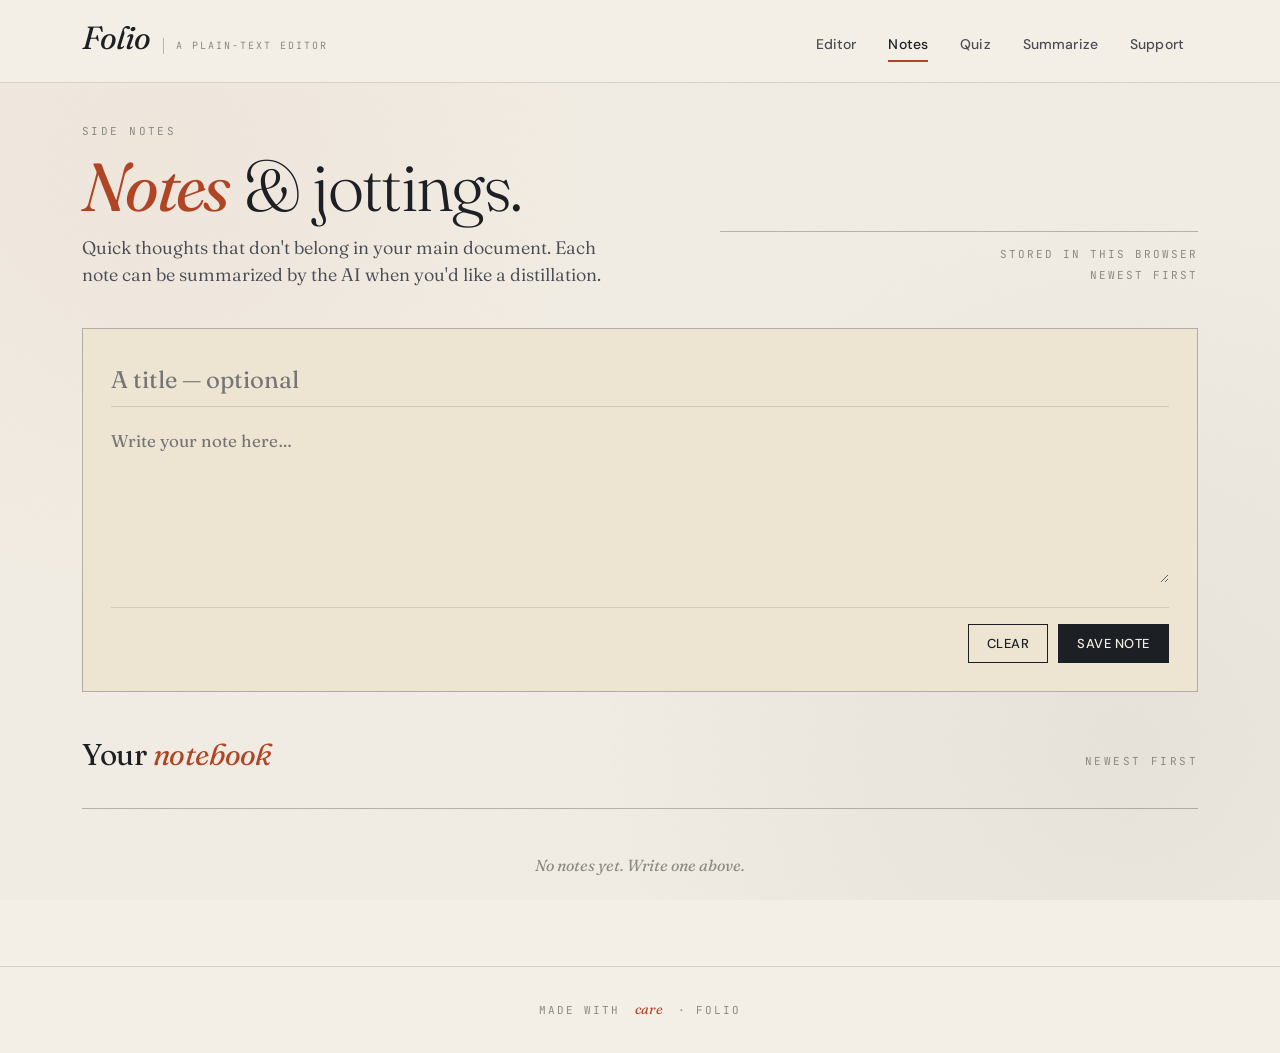
<file: School-project--main/pages/notes.html>
<!DOCTYPE html>
<html lang="en">
<head>
  <meta charset="UTF-8" />
  <meta name="viewport" content="width=device-width, initial-scale=1.0" />
  <title>Notes · Folio</title>
  <link rel="stylesheet" href="../Styles/styles.css" />
</head>
<body data-page="notes" data-requires-api="false">

  <header class="site-header">
    <div class="header-inner">
      <a class="brand" href="../index.html">
        <span class="brand-mark">Folio</span>
        <span class="brand-tag">A plain-text editor</span>
      </a>
      <nav class="nav">
        <a href="../index.html">Editor</a>
        <a href="notes.html" class="active">Notes</a>
        <a href="quiz.html">Quiz</a>
        <a href="summarize.html">Summarize</a>
        <a href="support.html">Support</a>
      </nav>
    </div>
  </header>

  <main>

    <section class="section-head">
      <div>
        <span class="eyebrow">Side notes</span>
        <h1 class="display"><em>Notes</em> &amp; jottings.</h1>
        <p class="lead">
          Quick thoughts that don't belong in your main document. Each note can be summarized by the AI when you'd like a distillation.
        </p>
      </div>
      <div class="section-head-meta">
        <span>Stored in this browser</span>
        <span>Newest first</span>
      </div>
    </section>

    <div class="note-editor">
      <input type="text" id="note-title" placeholder="A title — optional" />
      <textarea id="note-body" placeholder="Write your note here…"></textarea>
      <div class="note-actions">
        <button class="btn ghost" id="note-clear">Clear</button>
        <button class="btn" id="note-save">Save note</button>
      </div>
    </div>

    <div class="saved-header">
      <h2>Your <em>notebook</em></h2>
      <span class="eyebrow" style="margin: 0;">Newest first</span>
    </div>

    <ul class="notes-list" id="notes-list"></ul>
    <div class="empty-state" id="notes-empty">No notes yet. Write one above.</div>

  </main>

  <footer class="site-footer">
    Made with <em>care</em> · Folio
  </footer>

  <script src="../js/app.js"></script>
</body>
</html>
</file>
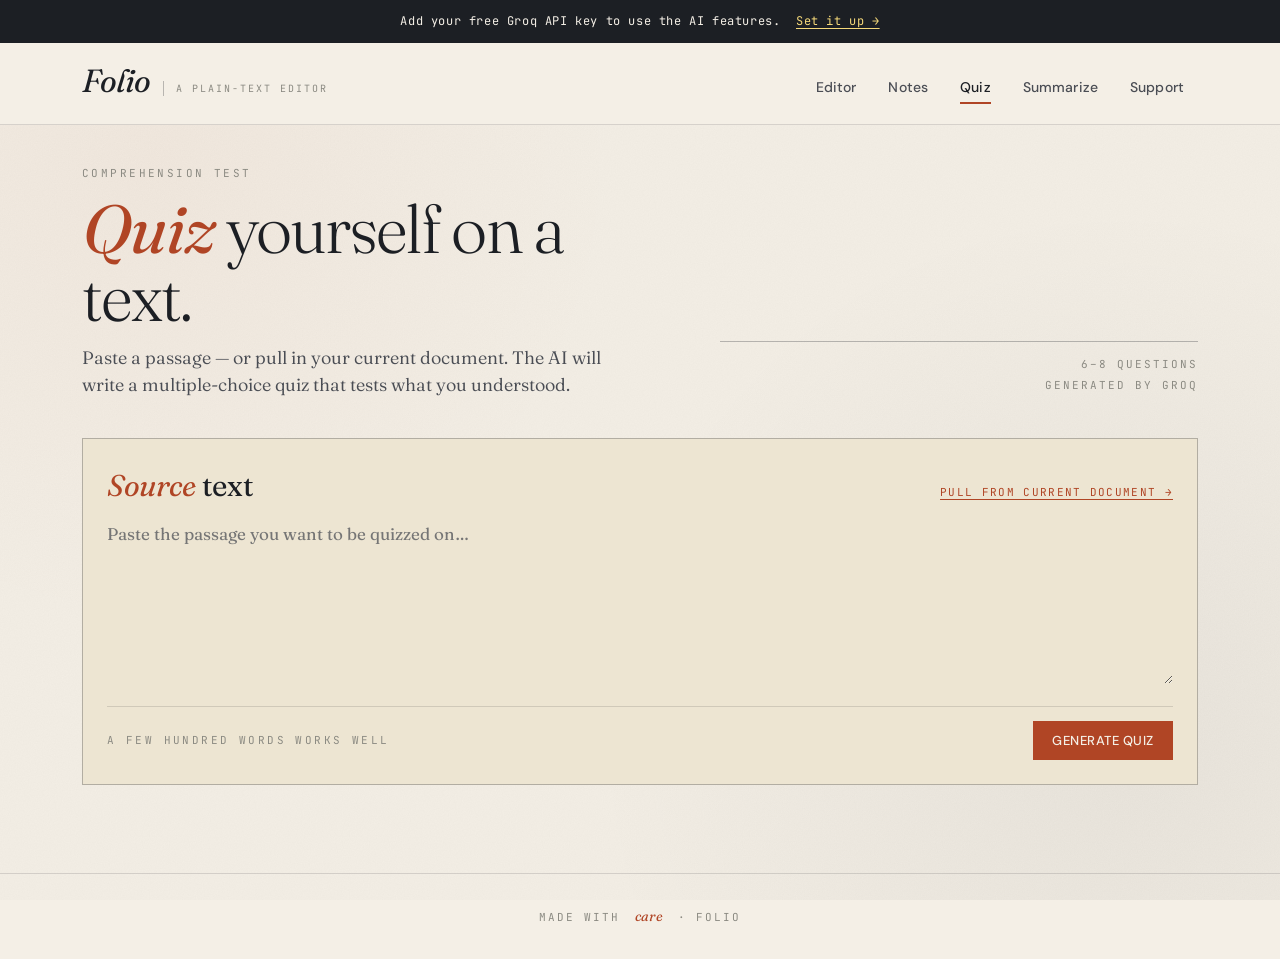
<file: School-project--main/pages/quiz.html>
<!DOCTYPE html>
<html lang="en">
<head>
  <meta charset="UTF-8" />
  <meta name="viewport" content="width=device-width, initial-scale=1.0" />
  <title>Quiz · Folio</title>
  <link rel="stylesheet" href="../Styles/styles.css" />
</head>
<body data-page="quiz" data-requires-api="true">

  <header class="site-header">
    <div class="header-inner">
      <a class="brand" href="../index.html">
        <span class="brand-mark">Folio</span>
        <span class="brand-tag">A plain-text editor</span>
      </a>
      <nav class="nav">
        <a href="../index.html">Editor</a>
        <a href="notes.html">Notes</a>
        <a href="quiz.html" class="active">Quiz</a>
        <a href="summarize.html">Summarize</a>
        <a href="support.html">Support</a>
      </nav>
    </div>
  </header>

  <main>

    <section class="section-head">
      <div>
        <span class="eyebrow">Comprehension test</span>
        <h1 class="display"><em>Quiz</em> yourself on a text.</h1>
        <p class="lead">
          Paste a passage — or pull in your current document. The AI will write a multiple-choice quiz that tests what you understood.
        </p>
      </div>
      <div class="section-head-meta">
        <span>6–8 questions</span>
        <span>Generated by Groq</span>
      </div>
    </section>

    <!-- SOURCE PANEL -->
    <div class="quiz-source" id="quiz-source-card">
      <div class="quiz-source-head">
        <h2 style="margin: 0;"><em>Source</em> text</h2>
        <button class="use-doc-link" id="use-doc">Pull from current document →</button>
      </div>
      <textarea id="quiz-source-text" placeholder="Paste the passage you want to be quizzed on…"></textarea>
      <div class="quiz-source-actions">
        <span class="eyebrow" style="margin: 0;">A few hundred words works well</span>
        <button class="btn accent" id="start-quiz">Generate quiz</button>
      </div>
    </div>

    <!-- ACTIVE QUIZ -->
    <div class="quiz-card" id="quiz-card" style="display: none;">
      <div class="quiz-progress">
        <span id="quiz-progress">Question 1</span>
        <span id="quiz-score">Score <b>0</b></span>
      </div>

      <div class="quiz-question" id="quiz-question">—</div>

      <div class="quiz-choices" id="quiz-choices"></div>

      <div class="quiz-next">
        <span class="eyebrow" style="margin: 0;">Choose carefully</span>
        <button class="btn" id="quiz-next" style="display: none;">Next →</button>
      </div>
    </div>

    <!-- FINISH -->
    <div class="quiz-card quiz-finish" id="quiz-finish" style="display: none;">
      <span class="eyebrow">Round complete</span>
      <div class="big-score" id="finish-score">— / —</div>
      <p class="lead" style="margin: 0 auto 24px;">Best score on this device: <em id="finish-best">—</em></p>
      <div style="display: flex; gap: 10px; justify-content: center; flex-wrap: wrap;">
        <button class="btn accent" id="quiz-restart">Retake this quiz</button>
        <button class="btn ghost" id="quiz-new-source">Use a different text</button>
      </div>
    </div>

  </main>

  <footer class="site-footer">
    Made with <em>care</em> · Folio
  </footer>

  <script src="../js/app.js"></script>
</body>
</html>
</file>
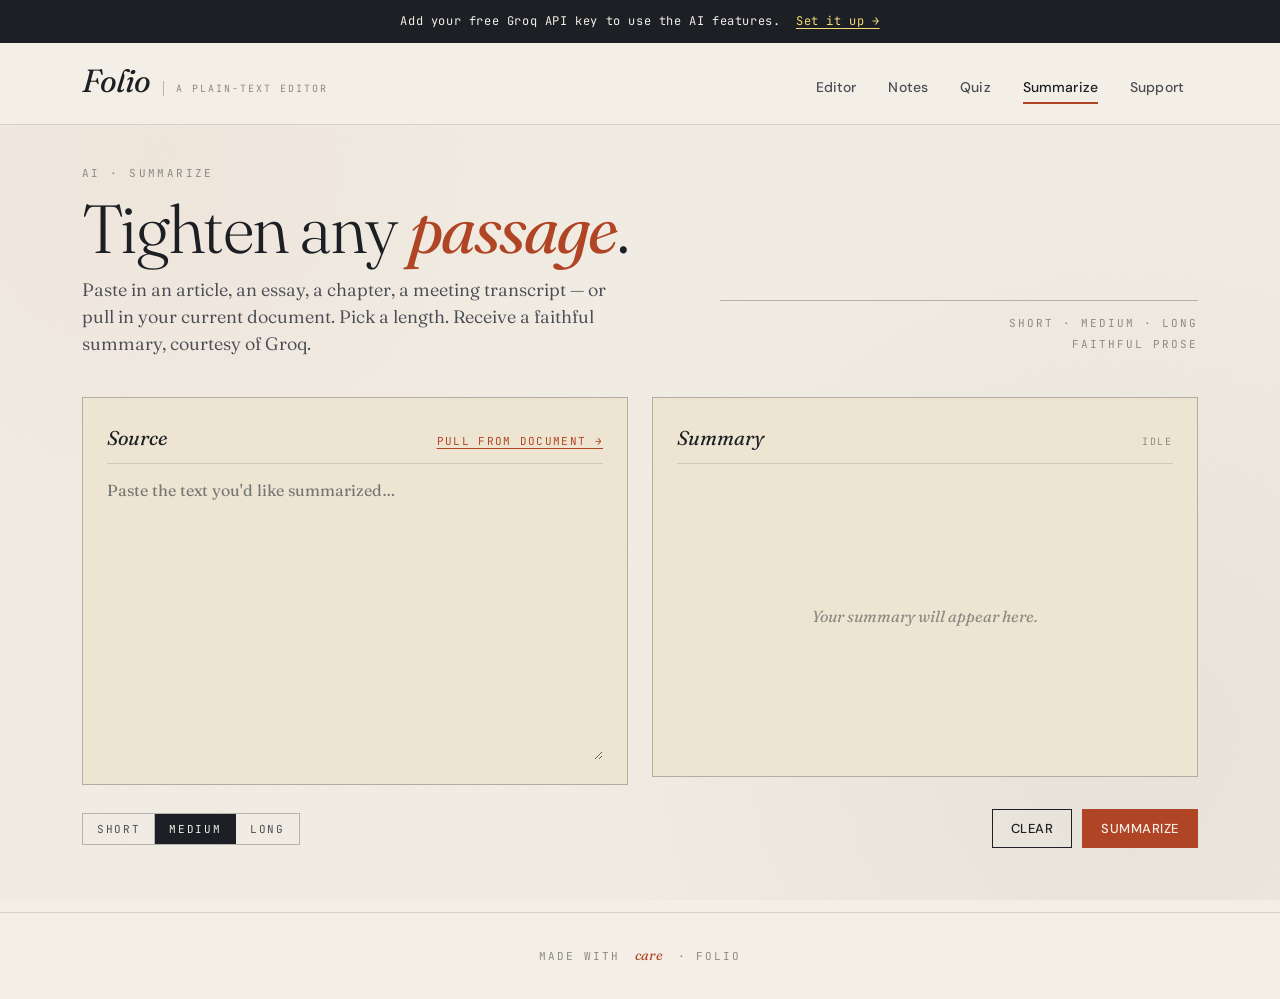
<file: School-project--main/pages/summarize.html>
<!DOCTYPE html>
<html lang="en">
<head>
  <meta charset="UTF-8" />
  <meta name="viewport" content="width=device-width, initial-scale=1.0" />
  <title>Summarize · Folio</title>
  <link rel="stylesheet" href="../Styles/styles.css" />
</head>
<body data-page="summarize" data-requires-api="true">

  <header class="site-header">
    <div class="header-inner">
      <a class="brand" href="../index.html">
        <span class="brand-mark">Folio</span>
        <span class="brand-tag">A plain-text editor</span>
      </a>
      <nav class="nav">
        <a href="../index.html">Editor</a>
        <a href="notes.html">Notes</a>
        <a href="quiz.html">Quiz</a>
        <a href="summarize.html" class="active">Summarize</a>
        <a href="support.html">Support</a>
      </nav>
    </div>
  </header>

  <main>

    <section class="section-head">
      <div>
        <span class="eyebrow">AI · summarize</span>
        <h1 class="display">Tighten any <em>passage</em>.</h1>
        <p class="lead">
          Paste in an article, an essay, a chapter, a meeting transcript — or pull in your current document. Pick a length. Receive a faithful summary, courtesy of Groq.
        </p>
      </div>
      <div class="section-head-meta">
        <span>Short · Medium · Long</span>
        <span>Faithful prose</span>
      </div>
    </section>

    <div class="sum-grid">

      <div class="sum-panel">
        <div class="sum-panel-header">
          <div class="sum-panel-title">Source</div>
          <button class="use-doc-link" id="sum-use-doc">Pull from document →</button>
        </div>
        <textarea id="sum-input" placeholder="Paste the text you'd like summarized…"></textarea>
      </div>

      <div class="sum-panel">
        <div class="sum-panel-header">
          <div class="sum-panel-title">Summary</div>
          <div class="sum-panel-meta" id="sum-meta">Idle</div>
        </div>
        <div class="sum-output empty" id="sum-output">Your summary will appear here.</div>
      </div>

    </div>

    <div class="sum-controls">
      <div class="length-toggle" role="tablist" aria-label="Summary length">
        <button data-len="short">Short</button>
        <button data-len="medium" class="active">Medium</button>
        <button data-len="long">Long</button>
      </div>
      <div style="display: flex; gap: 10px;">
        <button class="btn ghost" id="sum-clear">Clear</button>
        <button class="btn accent" id="sum-run">Summarize</button>
      </div>
    </div>

  </main>

  <footer class="site-footer">
    Made with <em>care</em> · Folio
  </footer>

  <script src="../js/app.js"></script>
</body>
</html>
</file>
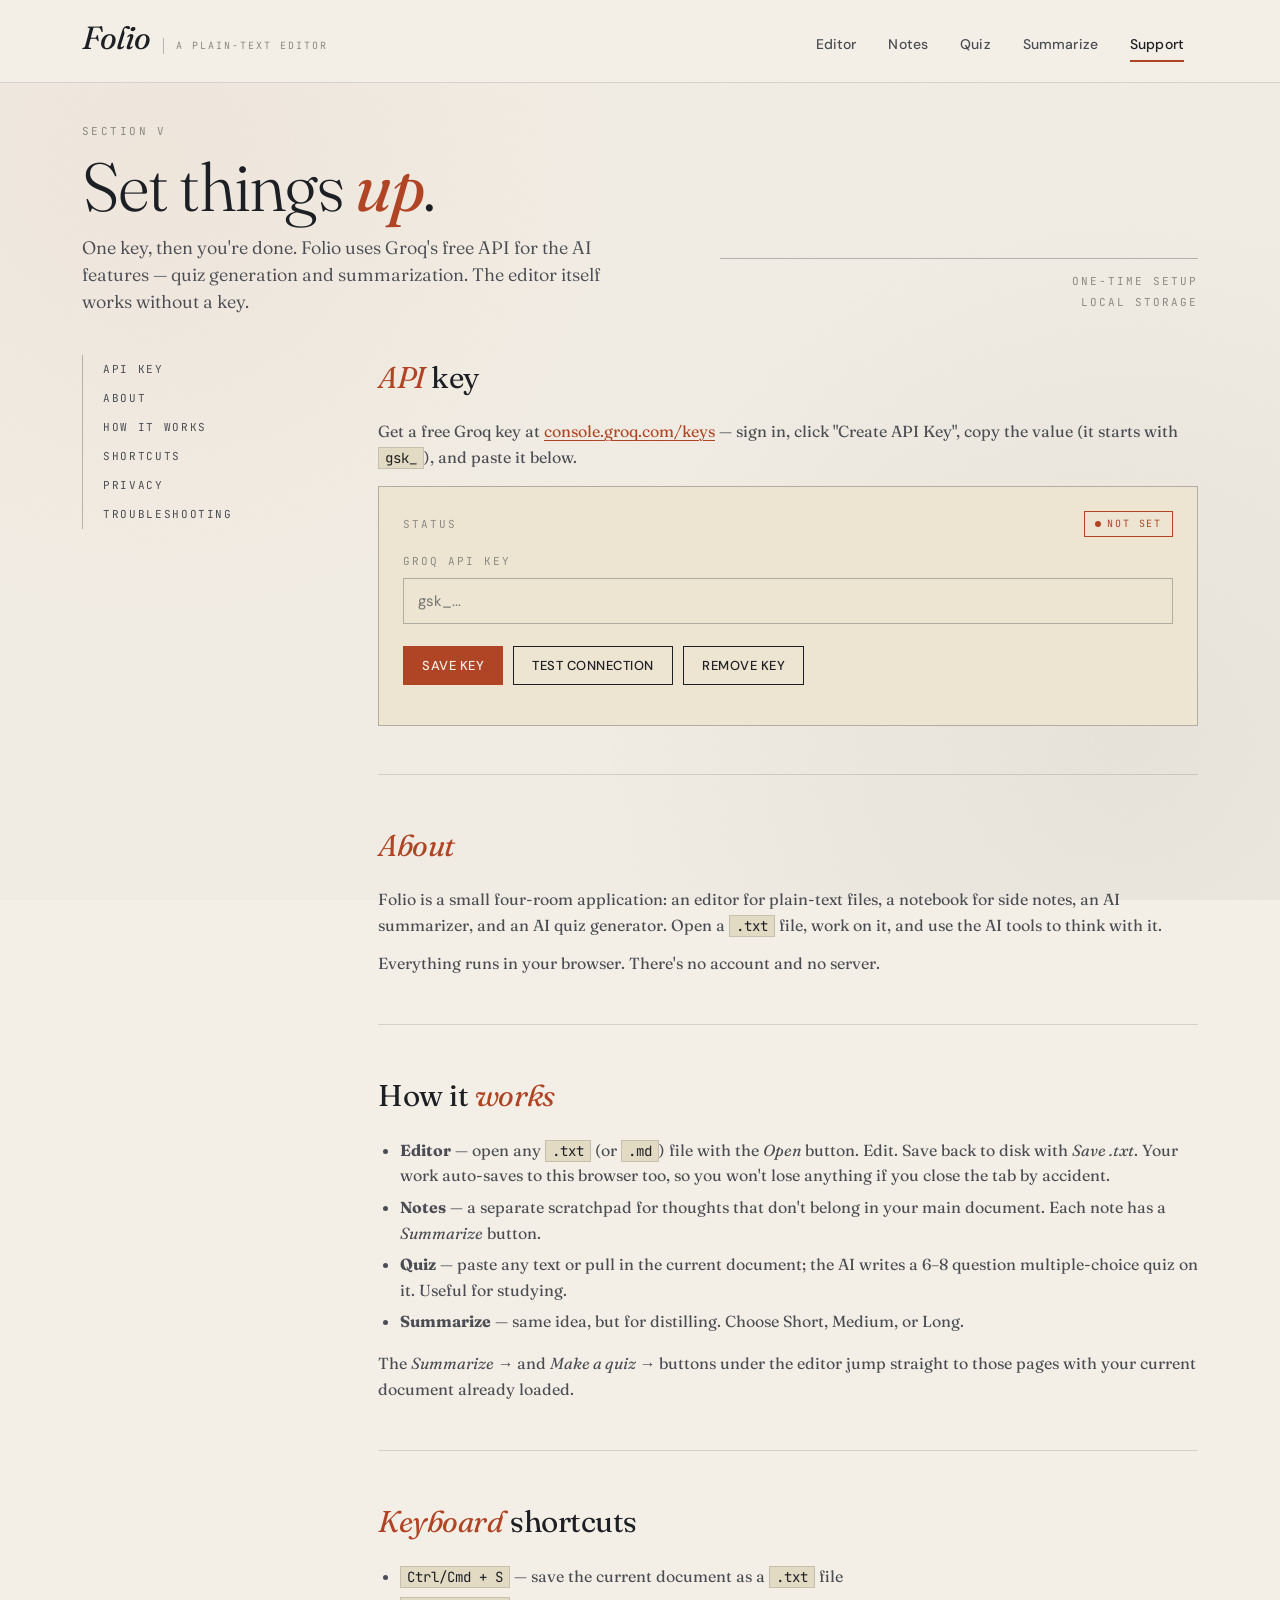
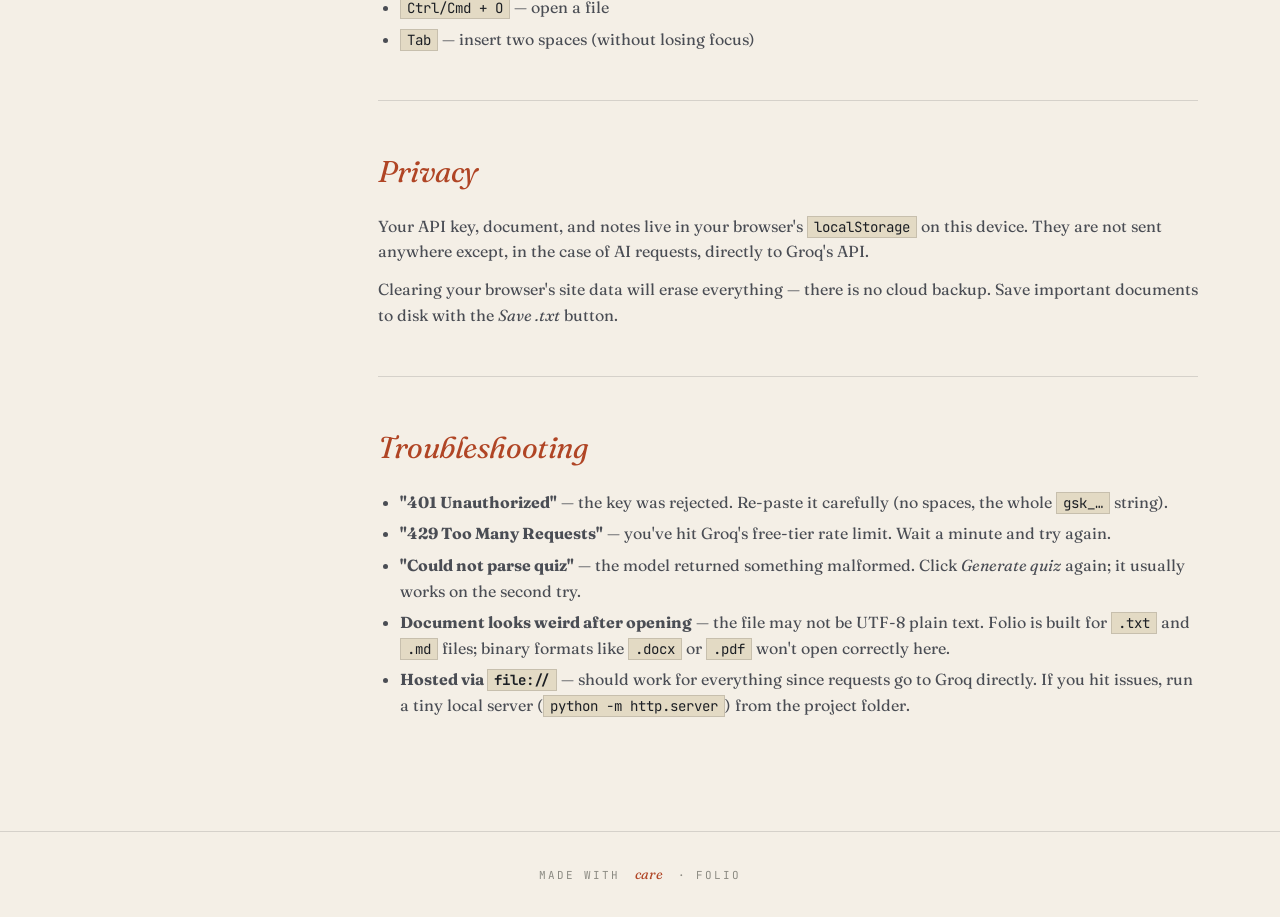
<file: School-project--main/pages/support.html>
<!DOCTYPE html>
<html lang="en">
<head>
  <meta charset="UTF-8" />
  <meta name="viewport" content="width=device-width, initial-scale=1.0" />
  <title>Support · Folio</title>
  <link rel="stylesheet" href="../Styles/styles.css" />
</head>
<body data-page="support" data-requires-api="false">

  <header class="site-header">
    <div class="header-inner">
      <a class="brand" href="../index.html">
        <span class="brand-mark">Folio</span>
        <span class="brand-tag">A plain-text editor</span>
      </a>
      <nav class="nav">
        <a href="../index.html">Editor</a>
        <a href="notes.html">Notes</a>
        <a href="quiz.html">Quiz</a>
        <a href="summarize.html">Summarize</a>
        <a href="support.html" class="active">Support</a>
      </nav>
    </div>
  </header>

  <main>

    <section class="section-head">
      <div>
        <span class="eyebrow">Section V</span>
        <h1 class="display">Set things <em>up</em>.</h1>
        <p class="lead">
          One key, then you're done. Folio uses Groq's free API for the AI features — quiz generation and summarization. The editor itself works without a key.
        </p>
      </div>
      <div class="section-head-meta">
        <span>One-time setup</span>
        <span>Local storage</span>
      </div>
    </section>

    <div class="support-grid">

      <aside class="support-toc">
        <a href="#api">API Key</a>
        <a href="#about">About</a>
        <a href="#how">How it works</a>
        <a href="#shortcuts">Shortcuts</a>
        <a href="#privacy">Privacy</a>
        <a href="#troubleshoot">Troubleshooting</a>
      </aside>

      <div>

        <section class="support-section" id="api">
          <h2><em>API</em> key</h2>
          <p>Get a free Groq key at <a href="https://console.groq.com/keys" target="_blank" rel="noopener">console.groq.com/keys</a> — sign in, click "Create API Key", copy the value (it starts with <code>gsk_</code>), and paste it below.</p>

          <div class="api-card">
            <div style="display: flex; justify-content: space-between; align-items: center; margin-bottom: 16px;">
              <label style="margin: 0;">Status</label>
              <span class="status-pill no" id="api-status">Not set</span>
            </div>

            <div class="field">
              <label for="api-key">Groq API key</label>
              <input type="password" id="api-key" placeholder="gsk_..." autocomplete="off" />
            </div>

            <div style="display: flex; gap: 10px; flex-wrap: wrap;">
              <button class="btn accent" id="api-save">Save key</button>
              <button class="btn ghost" id="api-test">Test connection</button>
              <button class="btn ghost" id="api-clear">Remove key</button>
            </div>

            <div id="api-test-out" style="margin-top: 16px; font-family: var(--mono); font-size: 12px; color: var(--ink-soft);"></div>
          </div>
        </section>

        <hr class="hairline" />

        <section class="support-section" id="about">
          <h2><em>About</em></h2>
          <p>Folio is a small four-room application: an editor for plain-text files, a notebook for side notes, an AI summarizer, and an AI quiz generator. Open a <code>.txt</code> file, work on it, and use the AI tools to think with it.</p>
          <p>Everything runs in your browser. There's no account and no server.</p>
        </section>

        <hr class="hairline" />

        <section class="support-section" id="how">
          <h2>How it <em>works</em></h2>
          <ul>
            <li><strong>Editor</strong> — open any <code>.txt</code> (or <code>.md</code>) file with the <em>Open</em> button. Edit. Save back to disk with <em>Save .txt</em>. Your work auto-saves to this browser too, so you won't lose anything if you close the tab by accident.</li>
            <li><strong>Notes</strong> — a separate scratchpad for thoughts that don't belong in your main document. Each note has a <em>Summarize</em> button.</li>
            <li><strong>Quiz</strong> — paste any text or pull in the current document; the AI writes a 6–8 question multiple-choice quiz on it. Useful for studying.</li>
            <li><strong>Summarize</strong> — same idea, but for distilling. Choose Short, Medium, or Long.</li>
          </ul>
          <p>The <em>Summarize →</em> and <em>Make a quiz →</em> buttons under the editor jump straight to those pages with your current document already loaded.</p>
        </section>

        <hr class="hairline" />

        <section class="support-section" id="shortcuts">
          <h2><em>Keyboard</em> shortcuts</h2>
          <ul>
            <li><code>Ctrl/Cmd + S</code> — save the current document as a <code>.txt</code> file</li>
            <li><code>Ctrl/Cmd + O</code> — open a file</li>
            <li><code>Tab</code> — insert two spaces (without losing focus)</li>
          </ul>
        </section>

        <hr class="hairline" />

        <section class="support-section" id="privacy">
          <h2><em>Privacy</em></h2>
          <p>Your API key, document, and notes live in your browser's <code>localStorage</code> on this device. They are not sent anywhere except, in the case of AI requests, directly to Groq's API.</p>
          <p>Clearing your browser's site data will erase everything — there is no cloud backup. Save important documents to disk with the <em>Save .txt</em> button.</p>
        </section>

        <hr class="hairline" />

        <section class="support-section" id="troubleshoot">
          <h2><em>Troubleshooting</em></h2>
          <ul>
            <li><strong>"401 Unauthorized"</strong> — the key was rejected. Re-paste it carefully (no spaces, the whole <code>gsk_…</code> string).</li>
            <li><strong>"429 Too Many Requests"</strong> — you've hit Groq's free-tier rate limit. Wait a minute and try again.</li>
            <li><strong>"Could not parse quiz"</strong> — the model returned something malformed. Click <em>Generate quiz</em> again; it usually works on the second try.</li>
            <li><strong>Document looks weird after opening</strong> — the file may not be UTF-8 plain text. Folio is built for <code>.txt</code> and <code>.md</code> files; binary formats like <code>.docx</code> or <code>.pdf</code> won't open correctly here.</li>
            <li><strong>Hosted via <code>file://</code></strong> — should work for everything since requests go to Groq directly. If you hit issues, run a tiny local server (<code>python -m http.server</code>) from the project folder.</li>
          </ul>
        </section>

      </div>
    </div>

  </main>

  <footer class="site-footer">
    Made with <em>care</em> · Folio
  </footer>

  <script src="../js/app.js"></script>
</body>
</html>
</file>
<file: School-project--main/Styles/styles.css>
@import url('https://fonts.googleapis.com/css2?family=Fraunces:ital,opsz,wght@0,9..144,300..900;1,9..144,300..900&family=DM+Sans:opsz,wght@9..40,300..700&family=JetBrains+Mono:wght@400;500&display=swap');

:root {
  --paper:        #f4efe6;
  --paper-warm:   #ede5d2;
  --paper-shade:  #e3dac4;
  --sheet:        #fbf9f2;
  --ink:          #1c1f24;
  --ink-soft:     #4a4d54;
  --ink-faint:    #8b8a82;
  --accent:       #b04525;
  --accent-soft:  #d4906f;
  --rule:         rgba(28, 31, 36, 0.14);
  --rule-strong:  rgba(28, 31, 36, 0.28);
  --highlight:    #f5d97a;

  --serif: 'Fraunces', 'Times New Roman', Georgia, serif;
  --sans:  'DM Sans', -apple-system, BlinkMacSystemFont, sans-serif;
  --mono:  'JetBrains Mono', ui-monospace, monospace;

  --max: 1180px;
}

* { box-sizing: border-box; margin: 0; padding: 0; }

html, body { background: var(--paper); color: var(--ink); }

body {
  font-family: var(--sans);
  font-size: 16px;
  line-height: 1.55;
  min-height: 100vh;
  background-image:
    radial-gradient(circle at 12% 18%, rgba(176,69,37,0.04) 0, transparent 35%),
    radial-gradient(circle at 88% 82%, rgba(28,31,36,0.05) 0, transparent 40%);
  background-attachment: fixed;
}

body::before {
  content: '';
  position: fixed;
  inset: 0;
  pointer-events: none;
  opacity: 0.35;
  mix-blend-mode: multiply;
  background-image: url("data:image/svg+xml;utf8,<svg xmlns='http://www.w3.org/2000/svg' width='200' height='200'><filter id='n'><feTurbulence type='fractalNoise' baseFrequency='0.85' numOctaves='2' stitchTiles='stitch'/><feColorMatrix values='0 0 0 0 0  0 0 0 0 0  0 0 0 0 0  0 0 0 0.06 0'/></filter><rect width='100%25' height='100%25' filter='url(%23n)'/></svg>");
  z-index: 1;
}

/* ── HEADER / NAV ─────────────────────────────────────────── */

.site-header {
  position: relative;
  z-index: 5;
  border-bottom: 1px solid var(--rule);
  background: var(--paper);
}

.header-inner {
  max-width: var(--max);
  margin: 0 auto;
  padding: 22px 32px 18px;
  display: flex;
  align-items: baseline;
  justify-content: space-between;
  gap: 32px;
  flex-wrap: wrap;
}

.brand {
  display: flex;
  align-items: baseline;
  gap: 12px;
  text-decoration: none;
  color: var(--ink);
}

.brand-mark {
  font-family: var(--serif);
  font-style: italic;
  font-weight: 400;
  font-size: 32px;
  letter-spacing: -0.02em;
  line-height: 1;
}

.brand-tag {
  font-family: var(--mono);
  font-size: 10px;
  letter-spacing: 0.2em;
  text-transform: uppercase;
  color: var(--ink-faint);
  border-left: 1px solid var(--rule-strong);
  padding-left: 12px;
}

.nav {
  display: flex;
  gap: 4px;
  align-items: center;
}

.nav a {
  position: relative;
  padding: 8px 14px;
  font-size: 14px;
  font-weight: 500;
  color: var(--ink-soft);
  text-decoration: none;
  letter-spacing: 0.01em;
  transition: color 0.15s ease;
}

.nav a:hover { color: var(--ink); }
.nav a.active { color: var(--ink); }
.nav a.active::after {
  content: '';
  position: absolute;
  left: 14px;
  right: 14px;
  bottom: 2px;
  height: 2px;
  background: var(--accent);
}

/* ── LAYOUT ───────────────────────────────────────────────── */

main {
  position: relative;
  z-index: 2;
  max-width: var(--max);
  margin: 0 auto;
  padding: 40px 32px 64px;
}

.hairline {
  border: none;
  border-top: 1px solid var(--rule);
  margin: 48px 0;
}

.eyebrow {
  font-family: var(--mono);
  font-size: 11px;
  letter-spacing: 0.22em;
  text-transform: uppercase;
  color: var(--ink-faint);
  margin-bottom: 12px;
  display: block;
}

h1.display {
  font-family: var(--serif);
  font-weight: 300;
  font-size: clamp(40px, 5.5vw, 68px);
  line-height: 1;
  letter-spacing: -0.025em;
  color: var(--ink);
  margin-bottom: 14px;
}

h1.display em {
  font-style: italic;
  color: var(--accent);
  font-weight: 400;
}

.lead {
  font-family: var(--serif);
  font-weight: 350;
  font-size: 18px;
  line-height: 1.5;
  max-width: 540px;
  color: var(--ink-soft);
}

h2 {
  font-family: var(--serif);
  font-weight: 400;
  font-size: 30px;
  letter-spacing: -0.015em;
  margin-bottom: 18px;
}

h2 em { font-style: italic; color: var(--accent); }

h3 {
  font-family: var(--serif);
  font-weight: 500;
  font-size: 20px;
  margin-bottom: 8px;
}

p { margin-bottom: 12px; }
p:last-child { margin-bottom: 0; }

a {
  color: var(--accent);
  text-decoration: underline;
  text-decoration-thickness: 1px;
  text-underline-offset: 3px;
}
a:hover { color: var(--ink); }

code {
  font-family: var(--mono);
  font-size: 0.88em;
  background: var(--paper-shade);
  padding: 1px 6px;
  border: 1px solid var(--rule);
  color: var(--ink);
}

/* ── BUTTONS ──────────────────────────────────────────────── */

.btn {
  display: inline-flex;
  align-items: center;
  gap: 8px;
  padding: 10px 18px;
  font-family: var(--sans);
  font-size: 13px;
  font-weight: 500;
  letter-spacing: 0.04em;
  text-transform: uppercase;
  text-decoration: none;
  border: 1px solid var(--ink);
  background: var(--ink);
  color: var(--paper);
  cursor: pointer;
  transition: all 0.18s ease;
}

.btn:hover {
  background: var(--accent);
  border-color: var(--accent);
}

.btn.ghost {
  background: transparent;
  color: var(--ink);
}
.btn.ghost:hover {
  background: var(--ink);
  color: var(--paper);
}

.btn.accent {
  background: var(--accent);
  border-color: var(--accent);
}
.btn.accent:hover {
  background: var(--ink);
  border-color: var(--ink);
}

.btn.small {
  padding: 7px 14px;
  font-size: 11px;
}

button:disabled { opacity: 0.45; cursor: not-allowed; }

/* ── FORM CONTROLS ────────────────────────────────────────── */

input[type="text"],
input[type="password"],
textarea,
select {
  width: 100%;
  font-family: var(--sans);
  font-size: 15px;
  color: var(--ink);
  background: var(--paper-warm);
  border: 1px solid var(--rule-strong);
  padding: 12px 14px;
  outline: none;
  transition: border-color 0.15s ease, background 0.15s ease;
}

input[type="text"]:focus,
input[type="password"]:focus,
textarea:focus,
select:focus {
  border-color: var(--accent);
  background: var(--paper);
}

textarea {
  resize: vertical;
  min-height: 120px;
  line-height: 20px;
  font-family: var(--serif);
  font-size: 17px;
}

label {
  display: block;
  font-family: var(--mono);
  font-size: 11px;
  letter-spacing: 0.18em;
  text-transform: uppercase;
  color: var(--ink-faint);
  margin-bottom: 8px;
}

.field { margin-bottom: 22px; }

/* ── EDITOR (HOMEPAGE) ────────────────────────────────────── */

.editor-head {
  display: flex;
  justify-content: space-between;
  align-items: end;
  margin-bottom: 24px;
  flex-wrap: wrap;
  gap: 16px;
}

.toolbar {
  display: flex;
  align-items: stretch;
  gap: 0;
  border: 1px solid var(--rule-strong);
  background: var(--paper-warm);
  margin-bottom: 16px;
  flex-wrap: wrap;
}

.toolbar-group {
  display: flex;
  align-items: center;
  border-right: 1px solid var(--rule-strong);
}

.toolbar-group:last-child { border-right: none; }

.toolbar-group.grow { flex: 1; min-width: 0; }

.tool-btn {
  background: transparent;
  border: none;
  padding: 0 16px;
  height: 40px;
  font-family: var(--mono);
  font-size: 11px;
  letter-spacing: 0.15em;
  text-transform: uppercase;
  color: var(--ink-soft);
  cursor: pointer;
  transition: all 0.15s ease;
  display: inline-flex;
  align-items: center;
  gap: 6px;
  border-right: 1px solid var(--rule);
}

.tool-btn:last-child { border-right: none; }
.tool-btn:hover { color: var(--ink); background: var(--paper-shade); }
.tool-btn.active { background: var(--ink); color: var(--paper); }

.tool-btn.accent { color: var(--accent); }
.tool-btn.accent:hover { background: var(--accent); color: var(--paper); }

.filename-input {
  flex: 1;
  min-width: 0;
  background: transparent;
  border: none;
  padding: 0 16px;
  font-family: var(--serif);
  font-style: italic;
  font-size: 17px;
  color: var(--ink);
  height: 40px;
}

.filename-input:focus {
  background: var(--paper);
}

.filename-input::placeholder {
  color: var(--ink-faint);
  font-style: italic;
}

.font-size-display {
  font-family: var(--mono);
  font-size: 11px;
  color: var(--ink-soft);
  padding: 0 10px;
  min-width: 32px;
  text-align: center;
}

/* The actual writing surface — paper card */

.sheet {
  background: var(--sheet);
  border: 1px solid var(--rule-strong);
  box-shadow: 0 2px 0 var(--rule), 0 12px 32px -16px rgba(28,31,36,0.18);
  position: relative;
  min-height: 60vh;
}

.sheet::before {
  content: '';
  position: absolute;
  top: 0; bottom: 0;
  left: 78px;
  width: 1px;
  background: rgba(176,69,37,0.18);
  pointer-events: none;
}

.sheet textarea {
  display: block;
  width: 100%;
  min-height: 60vh;
  background: transparent;
  border: none;
  resize: none;
  padding: 56px 64px 56px 96px;
  font-family: var(--serif);
  font-weight: 400;
  font-size: 17px;
  line-height: 1.7;
  color: var(--ink);
  outline: none;
  letter-spacing: 0.005em;
}

.sheet textarea:focus { background: transparent; }

.sheet textarea::placeholder {
  color: var(--ink-faint);
  font-style: italic;
}

/* Stats footer */

.stats-bar {
  display: flex;
  justify-content: space-between;
  align-items: center;
  margin-top: 14px;
  padding: 10px 16px;
  border-top: 1px solid var(--rule);
  font-family: var(--mono);
  font-size: 11px;
  letter-spacing: 0.12em;
  text-transform: uppercase;
  color: var(--ink-faint);
  flex-wrap: wrap;
  gap: 8px;
}

.stats-group { display: flex; gap: 18px; flex-wrap: wrap; }

.stat b {
  font-family: var(--serif);
  font-style: italic;
  font-weight: 500;
  font-size: 14px;
  letter-spacing: 0;
  color: var(--ink);
  margin-right: 4px;
  text-transform: none;
}

.save-status {
  display: inline-flex;
  align-items: center;
  gap: 6px;
}

.save-status::before {
  content: '';
  width: 6px;
  height: 6px;
  background: #2c7a4d;
  border-radius: 50%;
}

.save-status.dirty::before { background: var(--accent); }

/* AI quick actions row, below editor */

.editor-ai {
  display: flex;
  gap: 10px;
  margin-top: 20px;
  flex-wrap: wrap;
  align-items: center;
}

.editor-ai-label {
  font-family: var(--mono);
  font-size: 11px;
  letter-spacing: 0.18em;
  text-transform: uppercase;
  color: var(--ink-faint);
  margin-right: 8px;
}

/* ── HERO / SECTION HEADERS (used on subpages) ────────────── */

.section-head {
  display: grid;
  grid-template-columns: 1.2fr 1fr;
  gap: 64px;
  align-items: end;
  margin-bottom: 40px;
}

.section-head-meta {
  font-family: var(--mono);
  font-size: 11px;
  letter-spacing: 0.18em;
  text-transform: uppercase;
  color: var(--ink-faint);
  text-align: right;
  border-top: 1px solid var(--rule-strong);
  padding-top: 14px;
}

.section-head-meta span { display: block; margin-bottom: 4px; }

@media (max-width: 760px) {
  .section-head { grid-template-columns: 1fr; gap: 24px; }
  .section-head-meta { text-align: left; }
}

.saved-header {
  display: flex;
  justify-content: space-between;
  align-items: baseline;
  border-bottom: 1px solid var(--rule-strong);
  padding-bottom: 12px;
  margin-bottom: 20px;
}

.empty-state {
  font-family: var(--serif);
  font-style: italic;
  font-size: 16px;
  color: var(--ink-faint);
  padding: 24px 0;
  text-align: center;
}

/* ── NOTES PAGE ───────────────────────────────────────────── */

.note-editor {
  background: var(--paper-warm);
  border: 1px solid var(--rule-strong);
  padding: 28px;
  margin-bottom: 40px;
}

.note-editor input[type="text"] {
  font-family: var(--serif);
  font-size: 24px;
  background: transparent;
  border: none;
  border-bottom: 1px solid var(--rule);
  padding: 8px 0 12px;
  margin-bottom: 16px;
}

.note-editor input[type="text"]:focus {
  border-bottom-color: var(--accent);
  background: transparent;
}

.note-editor textarea {
  background: transparent;
  border: none;
  padding: 8px 0;
  min-height: 160px;
}

.note-editor textarea:focus { background: transparent; }

.note-actions {
  display: flex;
  gap: 10px;
  justify-content: flex-end;
  margin-top: 16px;
  border-top: 1px solid var(--rule);
  padding-top: 16px;
}

.notes-list { list-style: none; }

.note-card {
  background: var(--paper-warm);
  border: 1px solid var(--rule);
  padding: 24px 28px;
  margin-bottom: 16px;
}

.note-card-header {
  display: flex;
  justify-content: space-between;
  align-items: baseline;
  margin-bottom: 10px;
  gap: 16px;
}

.note-title {
  font-family: var(--serif);
  font-size: 22px;
  font-weight: 500;
}

.note-date {
  font-family: var(--mono);
  font-size: 11px;
  letter-spacing: 0.1em;
  color: var(--ink-faint);
  white-space: nowrap;
}

.note-body {
  font-family: var(--serif);
  font-size: 16px;
  line-height: 1.55;
  color: var(--ink-soft);
  white-space: pre-wrap;
  margin-bottom: 12px;
}

.note-card-actions {
  display: flex;
  gap: 8px;
  border-top: 1px solid var(--rule);
  padding-top: 12px;
}

.note-summary {
  margin-top: 14px;
  padding: 14px 16px;
  background: var(--paper-shade);
  border-left: 2px solid var(--accent);
  font-family: var(--serif);
  font-style: italic;
  font-size: 15px;
  line-height: 1.5;
  color: var(--ink);
}

.note-summary-label {
  display: block;
  font-family: var(--mono);
  font-style: normal;
  font-size: 10px;
  letter-spacing: 0.18em;
  text-transform: uppercase;
  color: var(--accent);
  margin-bottom: 6px;
}

/* ── QUIZ PAGE ────────────────────────────────────────────── */

.quiz-source {
  background: var(--paper-warm);
  border: 1px solid var(--rule-strong);
  padding: 24px;
  margin-bottom: 24px;
}

.quiz-source-head {
  display: flex;
  justify-content: space-between;
  align-items: baseline;
  margin-bottom: 14px;
  gap: 16px;
  flex-wrap: wrap;
}

.quiz-source textarea {
  background: transparent;
  border: none;
  padding: 0;
  min-height: 160px;
}

.quiz-source textarea:focus { background: transparent; }

.quiz-source-actions {
  display: flex;
  gap: 10px;
  justify-content: space-between;
  align-items: center;
  border-top: 1px solid var(--rule);
  padding-top: 14px;
  margin-top: 14px;
  flex-wrap: wrap;
}

.quiz-card {
  background: var(--paper-warm);
  border: 1px solid var(--rule-strong);
  padding: 40px 36px;
}

.quiz-progress {
  display: flex;
  justify-content: space-between;
  font-family: var(--mono);
  font-size: 11px;
  letter-spacing: 0.18em;
  text-transform: uppercase;
  color: var(--ink-faint);
  border-bottom: 1px solid var(--rule);
  padding-bottom: 12px;
  margin-bottom: 28px;
}

.quiz-question {
  font-family: var(--serif);
  font-weight: 400;
  font-size: 24px;
  line-height: 1.35;
  letter-spacing: -0.01em;
  margin-bottom: 28px;
  color: var(--ink);
}

.quiz-choices { display: grid; gap: 10px; }

.quiz-choice {
  text-align: left;
  background: var(--paper);
  border: 1px solid var(--rule-strong);
  padding: 16px 20px;
  font-family: var(--serif);
  font-size: 16px;
  line-height: 1.45;
  color: var(--ink);
  cursor: pointer;
  transition: all 0.15s ease;
  display: flex;
  gap: 14px;
  align-items: flex-start;
}

.quiz-choice:hover:not(:disabled) {
  border-color: var(--ink);
  background: var(--paper-warm);
}

.quiz-choice .letter {
  font-family: var(--mono);
  font-size: 12px;
  color: var(--ink-faint);
  flex-shrink: 0;
  width: 18px;
  letter-spacing: 0.05em;
  margin-top: 2px;
}

.quiz-choice.correct {
  border-color: #2c7a4d;
  background: #e8f0e6;
  color: #1a4d2e;
}
.quiz-choice.correct .letter { color: #2c7a4d; }

.quiz-choice.wrong {
  border-color: var(--accent);
  background: rgba(176,69,37,0.08);
  color: var(--accent);
}
.quiz-choice.wrong .letter { color: var(--accent); }

.quiz-next {
  margin-top: 24px;
  display: flex;
  justify-content: space-between;
  align-items: center;
  border-top: 1px solid var(--rule);
  padding-top: 18px;
  flex-wrap: wrap;
  gap: 10px;
}

.quiz-score {
  font-family: var(--mono);
  font-size: 12px;
  letter-spacing: 0.1em;
  color: var(--ink-soft);
}

.quiz-score b {
  font-family: var(--serif);
  font-style: italic;
  font-weight: 400;
  font-size: 22px;
  color: var(--accent);
  margin: 0 4px;
}

.quiz-finish {
  text-align: center;
  padding: 24px 0;
}

.quiz-finish .big-score {
  font-family: var(--serif);
  font-style: italic;
  font-weight: 300;
  font-size: 80px;
  color: var(--accent);
  line-height: 1;
  margin-bottom: 12px;
}

/* ── SUMMARIZE PAGE ───────────────────────────────────────── */

.sum-grid {
  display: grid;
  grid-template-columns: 1fr 1fr;
  gap: 24px;
  align-items: start;
}

@media (max-width: 880px) {
  .sum-grid { grid-template-columns: 1fr; }
}

.sum-panel {
  background: var(--paper-warm);
  border: 1px solid var(--rule-strong);
  padding: 24px;
  min-height: 380px;
  display: flex;
  flex-direction: column;
}

.sum-panel-header {
  display: flex;
  justify-content: space-between;
  align-items: baseline;
  border-bottom: 1px solid var(--rule);
  padding-bottom: 10px;
  margin-bottom: 16px;
  gap: 12px;
}

.sum-panel-title {
  font-family: var(--serif);
  font-style: italic;
  font-size: 20px;
}

.sum-panel-meta {
  font-family: var(--mono);
  font-size: 10px;
  letter-spacing: 0.18em;
  text-transform: uppercase;
  color: var(--ink-faint);
}

.sum-panel textarea {
  flex: 1;
  background: transparent;
  border: none;
  padding: 0;
  font-family: var(--serif);
  font-size: 16px;
  min-height: 280px;
}
.sum-panel textarea:focus { background: transparent; }

.sum-output {
  flex: 1;
  font-family: var(--serif);
  font-size: 16px;
  line-height: 1.6;
  white-space: pre-wrap;
  color: var(--ink);
}

.sum-output.empty {
  font-style: italic;
  color: var(--ink-faint);
  display: flex;
  align-items: center;
  justify-content: center;
}

.sum-controls {
  display: flex;
  gap: 12px;
  margin-top: 24px;
  flex-wrap: wrap;
  align-items: center;
  justify-content: space-between;
}

.length-toggle {
  display: flex;
  border: 1px solid var(--rule-strong);
}

.length-toggle button {
  background: transparent;
  border: none;
  border-right: 1px solid var(--rule-strong);
  padding: 8px 14px;
  font-family: var(--mono);
  font-size: 11px;
  letter-spacing: 0.15em;
  text-transform: uppercase;
  color: var(--ink-soft);
  cursor: pointer;
}

.length-toggle button:last-child { border-right: none; }
.length-toggle button.active { background: var(--ink); color: var(--paper); }

.use-doc-link {
  font-family: var(--mono);
  font-size: 11px;
  letter-spacing: 0.12em;
  text-transform: uppercase;
  background: none;
  border: none;
  color: var(--accent);
  cursor: pointer;
  padding: 4px 0;
  text-decoration: underline;
  text-underline-offset: 3px;
}

.use-doc-link:hover { color: var(--ink); }

/* ── SUPPORT / SETTINGS ───────────────────────────────────── */

.support-grid {
  display: grid;
  grid-template-columns: 240px 1fr;
  gap: 56px;
}

@media (max-width: 820px) {
  .support-grid { grid-template-columns: 1fr; gap: 28px; }
}

.support-toc {
  position: sticky;
  top: 32px;
  align-self: start;
  border-left: 1px solid var(--rule-strong);
  padding-left: 20px;
}

.support-toc a {
  display: block;
  font-family: var(--mono);
  font-size: 11px;
  letter-spacing: 0.15em;
  text-transform: uppercase;
  color: var(--ink-soft);
  text-decoration: none;
  padding: 6px 0;
}

.support-toc a:hover { color: var(--accent); }

.support-section {
  margin-bottom: 48px;
  scroll-margin-top: 32px;
}

.support-section p,
.support-section li {
  font-family: var(--serif);
  font-size: 16px;
  line-height: 1.6;
  color: var(--ink-soft);
}

.support-section ul,
.support-section ol {
  padding-left: 22px;
  margin-bottom: 16px;
}

.support-section li { margin-bottom: 6px; }

.api-card {
  background: var(--paper-warm);
  border: 1px solid var(--rule-strong);
  padding: 24px;
  margin-top: 16px;
}

.status-pill {
  display: inline-flex;
  align-items: center;
  gap: 6px;
  font-family: var(--mono);
  font-size: 10px;
  letter-spacing: 0.18em;
  text-transform: uppercase;
  padding: 4px 10px;
  border: 1px solid var(--rule-strong);
}

.status-pill.ok { color: #2c7a4d; border-color: #2c7a4d; }
.status-pill.ok::before {
  content: '';
  width: 6px;
  height: 6px;
  background: #2c7a4d;
  border-radius: 50%;
}
.status-pill.no { color: var(--accent); border-color: var(--accent); }
.status-pill.no::before {
  content: '';
  width: 6px;
  height: 6px;
  background: var(--accent);
  border-radius: 50%;
}

/* ── BANNER (api missing) ─────────────────────────────────── */

.api-banner {
  background: var(--ink);
  color: var(--paper);
  padding: 12px 20px;
  font-family: var(--mono);
  font-size: 12px;
  letter-spacing: 0.05em;
  text-align: center;
  position: relative;
  z-index: 4;
}

.api-banner a {
  color: var(--highlight);
  text-decoration: underline;
  margin-left: 8px;
}

/* ── LOADER ───────────────────────────────────────────────── */

.loading {
  display: inline-flex;
  align-items: center;
  gap: 10px;
  font-family: var(--mono);
  font-size: 11px;
  letter-spacing: 0.15em;
  text-transform: uppercase;
  color: var(--ink-faint);
}

.loading::before {
  content: '';
  width: 10px;
  height: 10px;
  border: 1.5px solid var(--rule-strong);
  border-top-color: var(--accent);
  border-radius: 50%;
  animation: spin 0.7s linear infinite;
}

@keyframes spin { to { transform: rotate(360deg); } }

.fade-in { animation: fadeIn 0.45s ease forwards; }
@keyframes fadeIn {
  from { opacity: 0; transform: translateY(8px); }
  to { opacity: 1; transform: translateY(0); }
}

/* ── FOOTER ───────────────────────────────────────────────── */

.site-footer {
  position: relative;
  z-index: 2;
  border-top: 1px solid var(--rule);
  padding: 32px;
  text-align: center;
  font-family: var(--mono);
  font-size: 11px;
  letter-spacing: 0.18em;
  text-transform: uppercase;
  color: var(--ink-faint);
}

.site-footer em {
  font-family: var(--serif);
  font-style: italic;
  font-size: 14px;
  text-transform: none;
  letter-spacing: 0;
  color: var(--accent);
  margin: 0 6px;
}

/* ── RESPONSIVE ───────────────────────────────────────────── */

@media (max-width: 640px) {
  .header-inner { padding: 18px 20px 14px; gap: 16px; }
  .brand-tag { display: none; }
  .nav { gap: 0; }
  .nav a { padding: 6px 8px; font-size: 13px; }
  main { padding: 28px 16px 56px; }
  .sheet textarea { padding: 36px 24px 36px 36px; font-size: 16px; }
  .sheet::before { left: 24px; }
  .toolbar { flex-direction: column; align-items: stretch; }
  .toolbar-group { border-right: none; border-bottom: 1px solid var(--rule); }
  .toolbar-group:last-child { border-bottom: none; }
  .filename-input { padding: 10px 14px; }
  .support-toc { display: none; }
  .quiz-card { padding: 28px 22px; }
}
</file>
